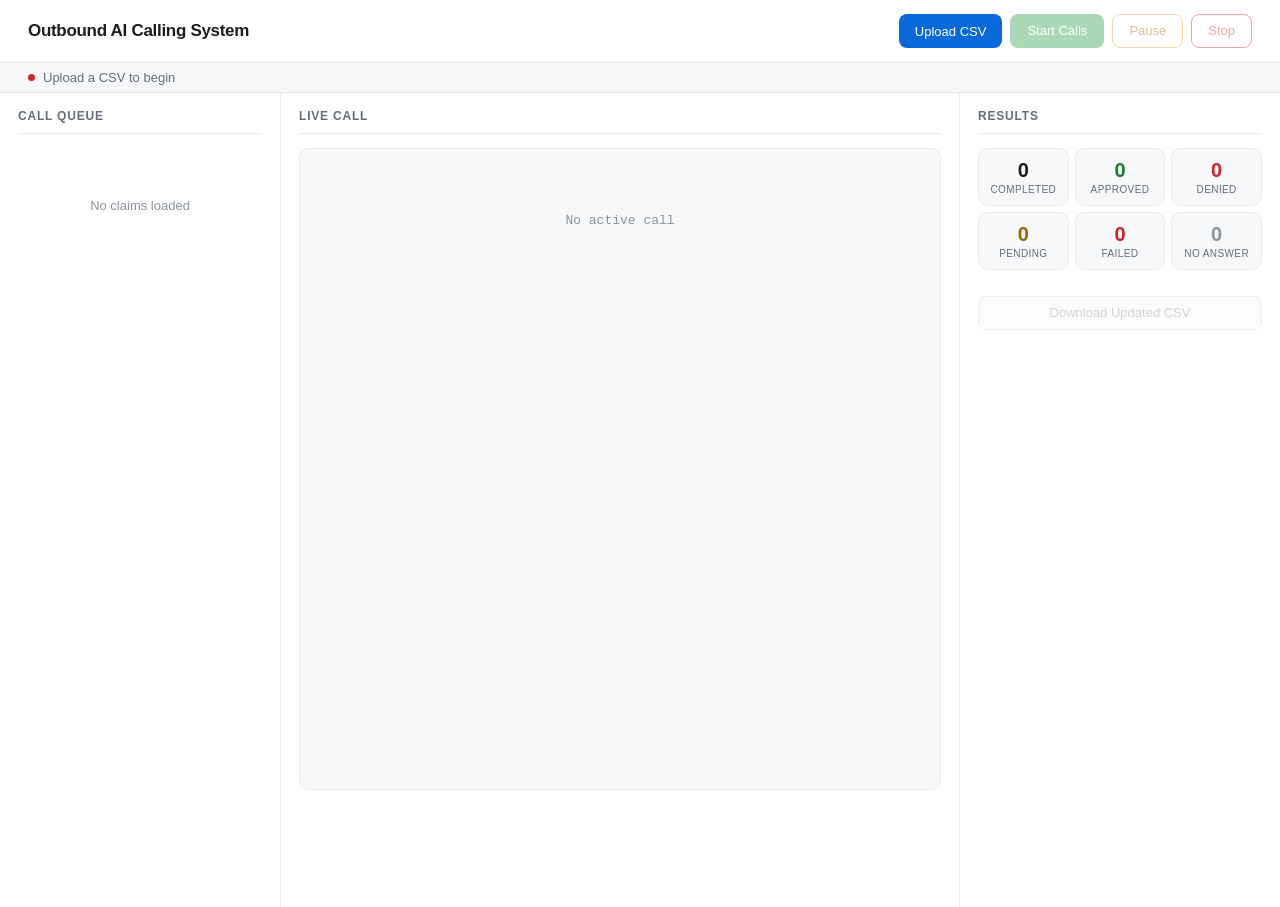
<file: static/index.html>
<!DOCTYPE html>
<html lang="en">
<head>
    <meta charset="UTF-8">
    <meta name="viewport" content="width=device-width, initial-scale=1.0">
    <meta name="theme-color" content="#ffffff">
    <title>Outbound AI Calling System</title>
    <link rel="icon" href="data:image/svg+xml,<svg xmlns='http://www.w3.org/2000/svg' viewBox='0 0 100 100'><text y='.9em' font-size='90'>&#128222;</text></svg>">
    <link rel="stylesheet" href="/static/styles.css">
</head>
<body>
    <div id="notificationArea" class="notification-area"></div>
    <div id="modalContainer"></div>

    <header>
        <h1>Outbound AI Calling System</h1>
        <div class="header-controls">
            <label class="upload-btn">
                Upload CSV
                <input type="file" id="csvUpload" accept=".csv" hidden>
            </label>
            <button id="startBtn" class="btn btn-start" disabled>Start Calls</button>
            <button id="pauseBtn" class="btn btn-pause" disabled>Pause</button>
            <button id="stopBtn" class="btn btn-stop" disabled>Stop</button>
        </div>
    </header>

    <div class="status-bar" id="statusBar">
        <span class="connection-dot" id="connectionDot"></span>
        <span id="statusText">Upload a CSV to begin</span>
    </div>

    <main class="panels">
        <!-- Call Queue -->
        <section class="panel queue-panel">
            <h2>Call Queue</h2>
            <span class="progress-text" id="progressText" style="display:none">0 / 0</span>
            <div class="progress-bar-container" id="progressContainer" style="display:none">
                <div class="progress-bar" id="progressBar"></div>
            </div>
            <div class="queue-list" id="queueList">
                <p class="empty-state">No claims loaded</p>
            </div>
        </section>

        <!-- Live Call -->
        <section class="panel live-panel">
            <h2>Live Call</h2>
            <div class="call-info" id="callInfo" style="display:none">
                <div class="call-meta">
                    <span class="label">Patient</span> <span id="livePatient">-</span>
                </div>
                <div class="call-meta">
                    <span class="label">Claim</span> <span id="liveClaim">-</span>
                </div>
                <div class="call-meta">
                    <span class="label">Phone</span> <span id="livePhone">-</span>
                </div>
                <div class="call-meta">
                    <span class="label">Duration</span> <span id="liveDuration">00:00</span>
                </div>
            </div>
            <div class="transcript-feed" id="transcriptFeed">
                <p class="empty-state">No active call</p>
            </div>
        </section>

        <!-- Results -->
        <section class="panel results-panel">
            <h2>Results</h2>
            <div class="stats-grid" id="statsGrid">
                <div class="stat-card">
                    <div class="stat-value" id="statCompleted">0</div>
                    <div class="stat-label">Completed</div>
                </div>
                <div class="stat-card stat-approved">
                    <div class="stat-value" id="statApproved">0</div>
                    <div class="stat-label">Approved</div>
                </div>
                <div class="stat-card stat-denied">
                    <div class="stat-value" id="statDenied">0</div>
                    <div class="stat-label">Denied</div>
                </div>
                <div class="stat-card stat-pending">
                    <div class="stat-value" id="statPending">0</div>
                    <div class="stat-label">Pending</div>
                </div>
                <div class="stat-card stat-failed">
                    <div class="stat-value" id="statFailed">0</div>
                    <div class="stat-label">Failed</div>
                </div>
                <div class="stat-card stat-no-answer">
                    <div class="stat-value" id="statNoAnswer">0</div>
                    <div class="stat-label">No Answer</div>
                </div>
            </div>
            <button class="btn btn-download" id="downloadBtn" disabled>Download Updated CSV</button>
            <div class="results-list" id="resultsList"></div>
        </section>
    </main>

    <script src="/static/app.js"></script>
</body>
</html>
</file>
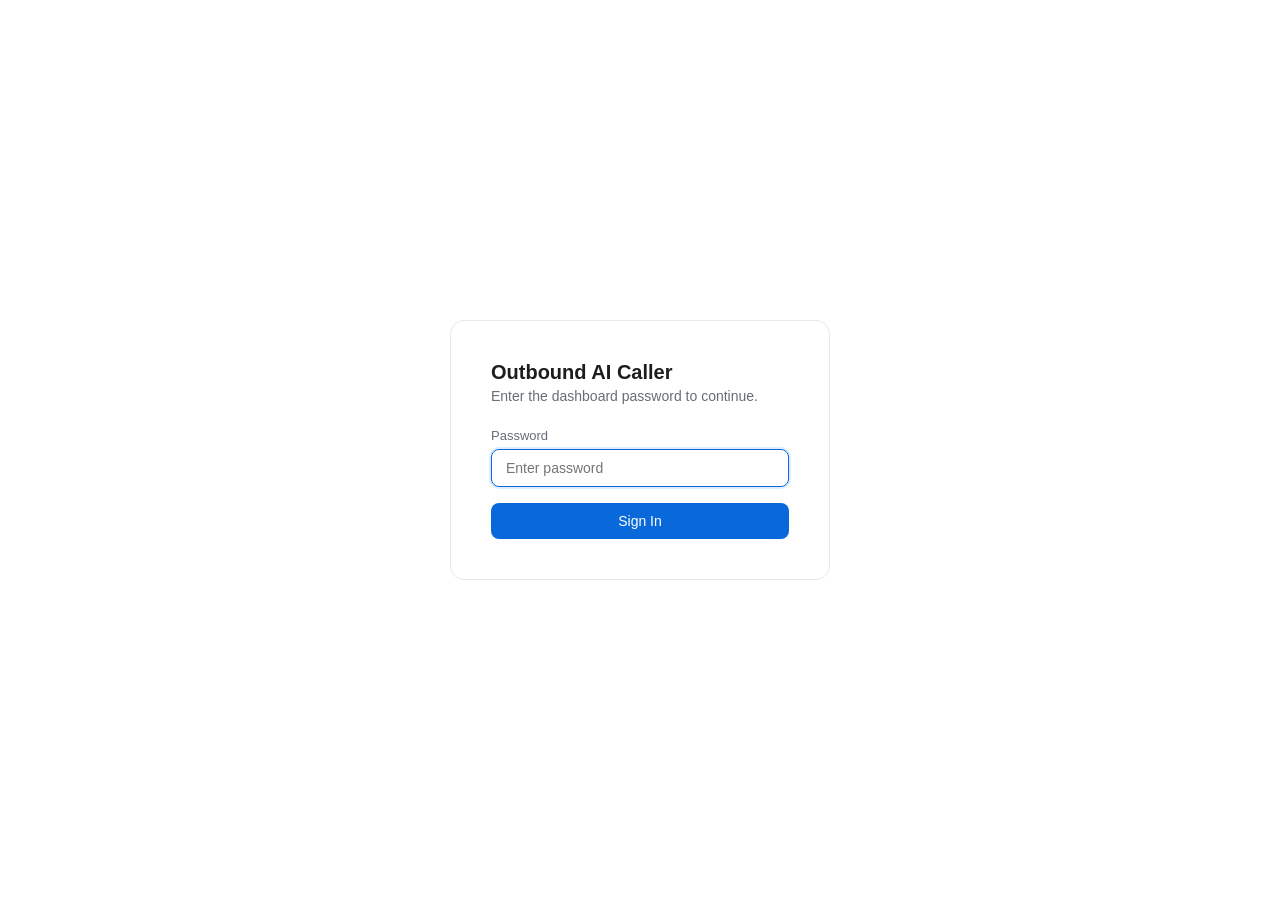
<file: static/login.html>
<!DOCTYPE html>
<html lang="en">
<head>
    <meta charset="UTF-8">
    <meta name="viewport" content="width=device-width, initial-scale=1.0">
    <title>Login - Outbound AI Calling System</title>
    <style>
        * { margin: 0; padding: 0; box-sizing: border-box; }
        body {
            font-family: -apple-system, BlinkMacSystemFont, 'Segoe UI', Roboto, sans-serif;
            background: #ffffff;
            display: flex;
            align-items: center;
            justify-content: center;
            min-height: 100vh;
            color: #1d1d1f;
        }
        .login-card {
            background: #fff;
            border: 1px solid #e8e8ed;
            border-radius: 14px;
            padding: 40px;
            width: 100%;
            max-width: 380px;
        }
        .login-card h1 {
            font-size: 20px;
            font-weight: 600;
            margin-bottom: 4px;
        }
        .login-card p {
            font-size: 14px;
            color: #656d76;
            margin-bottom: 24px;
        }
        .login-card label {
            font-size: 13px;
            font-weight: 500;
            color: #656d76;
            display: block;
            margin-bottom: 6px;
        }
        .login-card input {
            width: 100%;
            padding: 10px 14px;
            border: 1px solid #d0d7de;
            border-radius: 8px;
            font-size: 14px;
            outline: none;
            transition: border 0.15s;
            background: #f6f8fa;
        }
        .login-card input:focus {
            border-color: #0969da;
            background: #fff;
            box-shadow: 0 0 0 2px rgba(9,105,218,0.12);
        }
        .login-card button {
            width: 100%;
            padding: 10px;
            background: #0969da;
            color: #fff;
            border: none;
            border-radius: 8px;
            font-size: 14px;
            font-weight: 500;
            cursor: pointer;
            margin-top: 16px;
            transition: background 0.15s;
        }
        .login-card button:hover {
            background: #0860c7;
        }
        .error-msg {
            color: #cf222e;
            font-size: 13px;
            margin-top: 12px;
            text-align: center;
            display: none;
        }
    </style>
</head>
<body>
    <div class="login-card">
        <h1>Outbound AI Caller</h1>
        <p>Enter the dashboard password to continue.</p>
        <form method="POST" action="/login">
            <label for="password">Password</label>
            <input type="password" id="password" name="password" placeholder="Enter password" required autofocus>
            <button type="submit">Sign In</button>
        </form>
        <p class="error-msg" id="errorMsg">Incorrect password. Try again.</p>
        <script>
            if (document.referrer) {
                try {
                    if (new URL(document.referrer).pathname === '/login') {
                        document.getElementById('errorMsg').style.display = 'block';
                    }
                } catch(e) {}
            }
        </script>
    </div>
</body>
</html>
</file>
<file: static/styles.css>
* {
    margin: 0;
    padding: 0;
    box-sizing: border-box;
}

body {
    font-family: -apple-system, BlinkMacSystemFont, 'Segoe UI', Roboto, sans-serif;
    background: #ffffff;
    color: #1d1d1f;
    min-height: 100vh;
    font-size: 14px;
}

/* --- Header --- */

header {
    display: flex;
    justify-content: space-between;
    align-items: center;
    padding: 14px 28px;
    background: #ffffff;
    border-bottom: 1px solid #e8e8ed;
}

header h1 {
    font-size: 17px;
    font-weight: 600;
    color: #1d1d1f;
    letter-spacing: -0.3px;
}

.header-controls {
    display: flex;
    gap: 8px;
    align-items: center;
}

/* --- Buttons --- */

.btn {
    padding: 7px 16px;
    border: 1px solid transparent;
    border-radius: 8px;
    font-size: 13px;
    font-weight: 500;
    cursor: pointer;
    height: 34px;
    line-height: 18px;
    transition: all 0.15s ease;
}

.btn:active:not(:disabled) {
    transform: scale(0.97);
}

.btn:disabled {
    opacity: 0.4;
    cursor: not-allowed;
}

.btn-start {
    background: #30a14e;
    color: #fff;
}
.btn-start:hover:not(:disabled) {
    background: #2b8f45;
}

.btn-pause {
    background: #fff;
    color: #9a6700;
    border-color: #d4a72c;
}
.btn-pause:hover:not(:disabled) {
    background: #fffbeb;
}

.btn-stop {
    background: #fff;
    color: #cf222e;
    border-color: #cf222e;
}
.btn-stop:hover:not(:disabled) {
    background: #fff5f5;
}

.btn-download {
    background: #fff;
    color: #0969da;
    border: 1px solid #d0d7de;
    width: 100%;
    margin: 12px 0;
    height: 34px;
    border-radius: 8px;
}
.btn-download:hover:not(:disabled) {
    background: #f6f8fa;
    border-color: #0969da;
}
.btn-download:disabled {
    background: #f6f8fa;
    color: #8b949e;
    border-color: #d0d7de;
}

.upload-btn {
    padding: 7px 16px;
    background: #0969da;
    color: #fff;
    border-radius: 8px;
    font-size: 13px;
    font-weight: 500;
    cursor: pointer;
    height: 34px;
    display: inline-flex;
    align-items: center;
    transition: background 0.15s;
}

.upload-btn:hover { background: #0860c7; }

/* --- Status Bar --- */

.status-bar {
    padding: 7px 28px;
    background: #f6f8fa;
    border-bottom: 1px solid #e8e8ed;
    font-size: 13px;
    color: #656d76;
    display: flex;
    align-items: center;
    gap: 8px;
}

.connection-dot {
    width: 7px;
    height: 7px;
    border-radius: 50%;
    background: #30a14e;
    display: inline-block;
    flex-shrink: 0;
}

.connection-dot.disconnected {
    background: #cf222e;
}

/* --- Panels --- */

.panels {
    display: grid;
    grid-template-columns: 280px 1fr 320px;
    height: calc(100vh - 86px);
    background: #e8e8ed;
    gap: 1px;
}

.panel {
    background: #ffffff;
    padding: 16px 18px;
    overflow-y: auto;
}

.panel h2 {
    font-size: 12px;
    font-weight: 600;
    color: #656d76;
    text-transform: uppercase;
    letter-spacing: 0.8px;
    margin-bottom: 14px;
    padding-bottom: 10px;
    border-bottom: 1px solid #e8e8ed;
}

/* --- Progress Bar --- */

.progress-bar-container {
    background: #e8e8ed;
    border-radius: 6px;
    height: 4px;
    position: relative;
    margin-bottom: 14px;
    overflow: hidden;
}

.progress-bar {
    height: 100%;
    background: #30a14e;
    border-radius: 6px;
    transition: width 0.4s ease;
    width: 0%;
}

.progress-text {
    font-size: 12px;
    color: #656d76;
    margin-bottom: 8px;
    display: block;
}

/* --- Queue List --- */

.queue-list {
    display: flex;
    flex-direction: column;
    gap: 2px;
}

.queue-item {
    display: flex;
    justify-content: space-between;
    align-items: center;
    padding: 10px 12px;
    background: #f6f8fa;
    font-size: 13px;
    border-radius: 8px;
    transition: background 0.12s;
}

.queue-item:hover {
    background: #eef1f4;
}

.queue-item .claim-id {
    font-weight: 600;
    color: #1d1d1f;
    font-size: 13px;
}

.queue-item .patient-name {
    color: #656d76;
    font-size: 12px;
    margin-top: 1px;
}

/* --- Badges --- */

.badge {
    padding: 2px 8px;
    border-radius: 12px;
    font-size: 11px;
    font-weight: 600;
    text-transform: uppercase;
    letter-spacing: 0.3px;
    white-space: nowrap;
}

.badge-pending { background: #eef1f4; color: #656d76; }
.badge-in-progress { background: #ddf4ff; color: #0969da; animation: pulse 1.5s ease-in-out infinite; }
.badge-completed { background: #dafbe1; color: #1a7f37; }
.badge-failed { background: #ffebe9; color: #cf222e; }
.badge-no-answer { background: #fff8c5; color: #9a6700; }
.badge-approved { background: #dafbe1; color: #1a7f37; }
.badge-denied { background: #ffebe9; color: #cf222e; }
.badge-unknown { background: #eef1f4; color: #656d76; }

@keyframes pulse {
    0%, 100% { opacity: 1; }
    50% { opacity: 0.55; }
}

/* --- Live Call --- */

.call-info {
    background: #f6f8fa;
    border: 1px solid #e8e8ed;
    border-radius: 10px;
    padding: 14px;
    margin-bottom: 14px;
}

.call-meta {
    font-size: 13px;
    margin-bottom: 6px;
    display: flex;
    gap: 8px;
    line-height: 1.4;
}

.call-meta:last-child {
    margin-bottom: 0;
}

.call-meta .label {
    color: #656d76;
    font-weight: 500;
    min-width: 62px;
    font-size: 12px;
}

/* --- Transcript --- */

.transcript-feed {
    background: #f6f8fa;
    border: 1px solid #e8e8ed;
    border-radius: 10px;
    padding: 14px;
    font-family: 'SF Mono', 'SFMono-Regular', Consolas, 'Liberation Mono', Menlo, monospace;
    font-size: 12px;
    line-height: 1.6;
    height: calc(100% - 140px);
    overflow-y: auto;
}

.transcript-line {
    margin-bottom: 6px;
    padding: 6px 10px;
    border-radius: 6px;
    border-left: 3px solid transparent;
}

.transcript-line.agent {
    color: #0550ae;
    border-left-color: #0969da;
    background: #f0f6ff;
}

.transcript-line.human {
    color: #116329;
    border-left-color: #1a7f37;
    background: #f0fdf4;
}

.transcript-line.system {
    color: #7d4e00;
    border-left-color: #d4a72c;
    background: #fffbeb;
    font-style: italic;
}

/* --- Stats --- */

.stats-grid {
    display: grid;
    grid-template-columns: 1fr 1fr 1fr;
    gap: 6px;
    margin-bottom: 14px;
}

.stat-card {
    background: #f6f8fa;
    border: 1px solid #e8e8ed;
    border-radius: 10px;
    padding: 10px 8px;
    text-align: center;
}

.stat-value {
    font-size: 20px;
    font-weight: 700;
    color: #1d1d1f;
}

.stat-label {
    font-size: 10px;
    color: #656d76;
    text-transform: uppercase;
    letter-spacing: 0.4px;
    margin-top: 2px;
}

.stat-approved .stat-value { color: #1a7f37; }
.stat-denied .stat-value { color: #cf222e; }
.stat-pending .stat-value { color: #9a6700; }
.stat-failed .stat-value { color: #cf222e; }
.stat-no-answer .stat-value { color: #8b949e; }

/* --- Results List --- */

.results-list {
    display: flex;
    flex-direction: column;
    gap: 4px;
}

.result-item {
    background: #f6f8fa;
    border: 1px solid #e8e8ed;
    border-radius: 10px;
    padding: 12px 14px;
    font-size: 13px;
    transition: border-color 0.12s;
}

.result-item:hover {
    border-color: #d0d7de;
}

.result-item .result-header {
    display: flex;
    justify-content: space-between;
    align-items: center;
    margin-bottom: 4px;
}

.result-item .claim-id {
    font-weight: 600;
    color: #1d1d1f;
}

.result-item .details {
    color: #656d76;
    font-size: 12px;
    line-height: 1.5;
    margin-bottom: 6px;
}

.result-item .result-actions {
    display: flex;
    gap: 12px;
}

.result-item .view-transcript-btn {
    color: #0969da;
    text-decoration: none;
    font-size: 12px;
    font-weight: 500;
    cursor: pointer;
    background: none;
    border: none;
    padding: 0;
}

.result-item .view-transcript-btn:hover {
    text-decoration: underline;
}

.empty-state {
    color: #8b949e;
    text-align: center;
    padding: 48px 16px;
    font-size: 13px;
    line-height: 1.6;
}

/* --- Notifications --- */

.notification-area {
    position: fixed;
    top: 12px;
    right: 12px;
    z-index: 1000;
    display: flex;
    flex-direction: column;
    gap: 6px;
    max-width: 360px;
}

.notification {
    padding: 10px 16px;
    font-size: 13px;
    background: #ffffff;
    border: 1px solid #e8e8ed;
    border-radius: 10px;
    box-shadow: 0 4px 12px rgba(0,0,0,0.06);
    animation: slideIn 0.2s ease-out;
}

.notification-info { border-left: 4px solid #0969da; }
.notification-success { border-left: 4px solid #1a7f37; }
.notification-error { border-left: 4px solid #cf222e; }
.notification-warning { border-left: 4px solid #9a6700; }

@keyframes slideIn {
    from { transform: translateX(100%); opacity: 0; }
    to { transform: translateX(0); opacity: 1; }
}

/* --- Transcript Modal --- */

.modal-overlay {
    position: fixed;
    inset: 0;
    background: rgba(0, 0, 0, 0.25);
    display: flex;
    align-items: center;
    justify-content: center;
    z-index: 900;
    animation: fadeIn 0.15s ease;
}

.modal {
    background: #ffffff;
    border-radius: 14px;
    box-shadow: 0 8px 32px rgba(0,0,0,0.12);
    width: 560px;
    max-width: 92vw;
    max-height: 80vh;
    display: flex;
    flex-direction: column;
    animation: scaleIn 0.15s ease;
}

.modal-header {
    display: flex;
    justify-content: space-between;
    align-items: center;
    padding: 16px 20px;
    border-bottom: 1px solid #e8e8ed;
}

.modal-header h3 {
    font-size: 15px;
    font-weight: 600;
    color: #1d1d1f;
}

.modal-close {
    width: 28px;
    height: 28px;
    border: none;
    background: #f6f8fa;
    border-radius: 6px;
    cursor: pointer;
    font-size: 16px;
    color: #656d76;
    display: flex;
    align-items: center;
    justify-content: center;
    transition: background 0.12s;
}

.modal-close:hover {
    background: #eef1f4;
    color: #1d1d1f;
}

.modal-body {
    padding: 16px 20px;
    overflow-y: auto;
    flex: 1;
}

.modal-transcript {
    font-family: 'SF Mono', 'SFMono-Regular', Consolas, 'Liberation Mono', Menlo, monospace;
    font-size: 12px;
    line-height: 1.7;
    white-space: pre-wrap;
    color: #1d1d1f;
}

.modal-loading {
    text-align: center;
    color: #8b949e;
    padding: 32px;
    font-size: 13px;
}

@keyframes fadeIn {
    from { opacity: 0; }
    to { opacity: 1; }
}

@keyframes scaleIn {
    from { transform: scale(0.96); opacity: 0; }
    to { transform: scale(1); opacity: 1; }
}

/* --- Responsive --- */

@media (max-width: 1024px) {
    .panels {
        grid-template-columns: 1fr;
        height: auto;
    }
    .panel {
        min-height: 300px;
    }
    .modal {
        width: 95vw;
        max-height: 85vh;
    }
}
</file>
